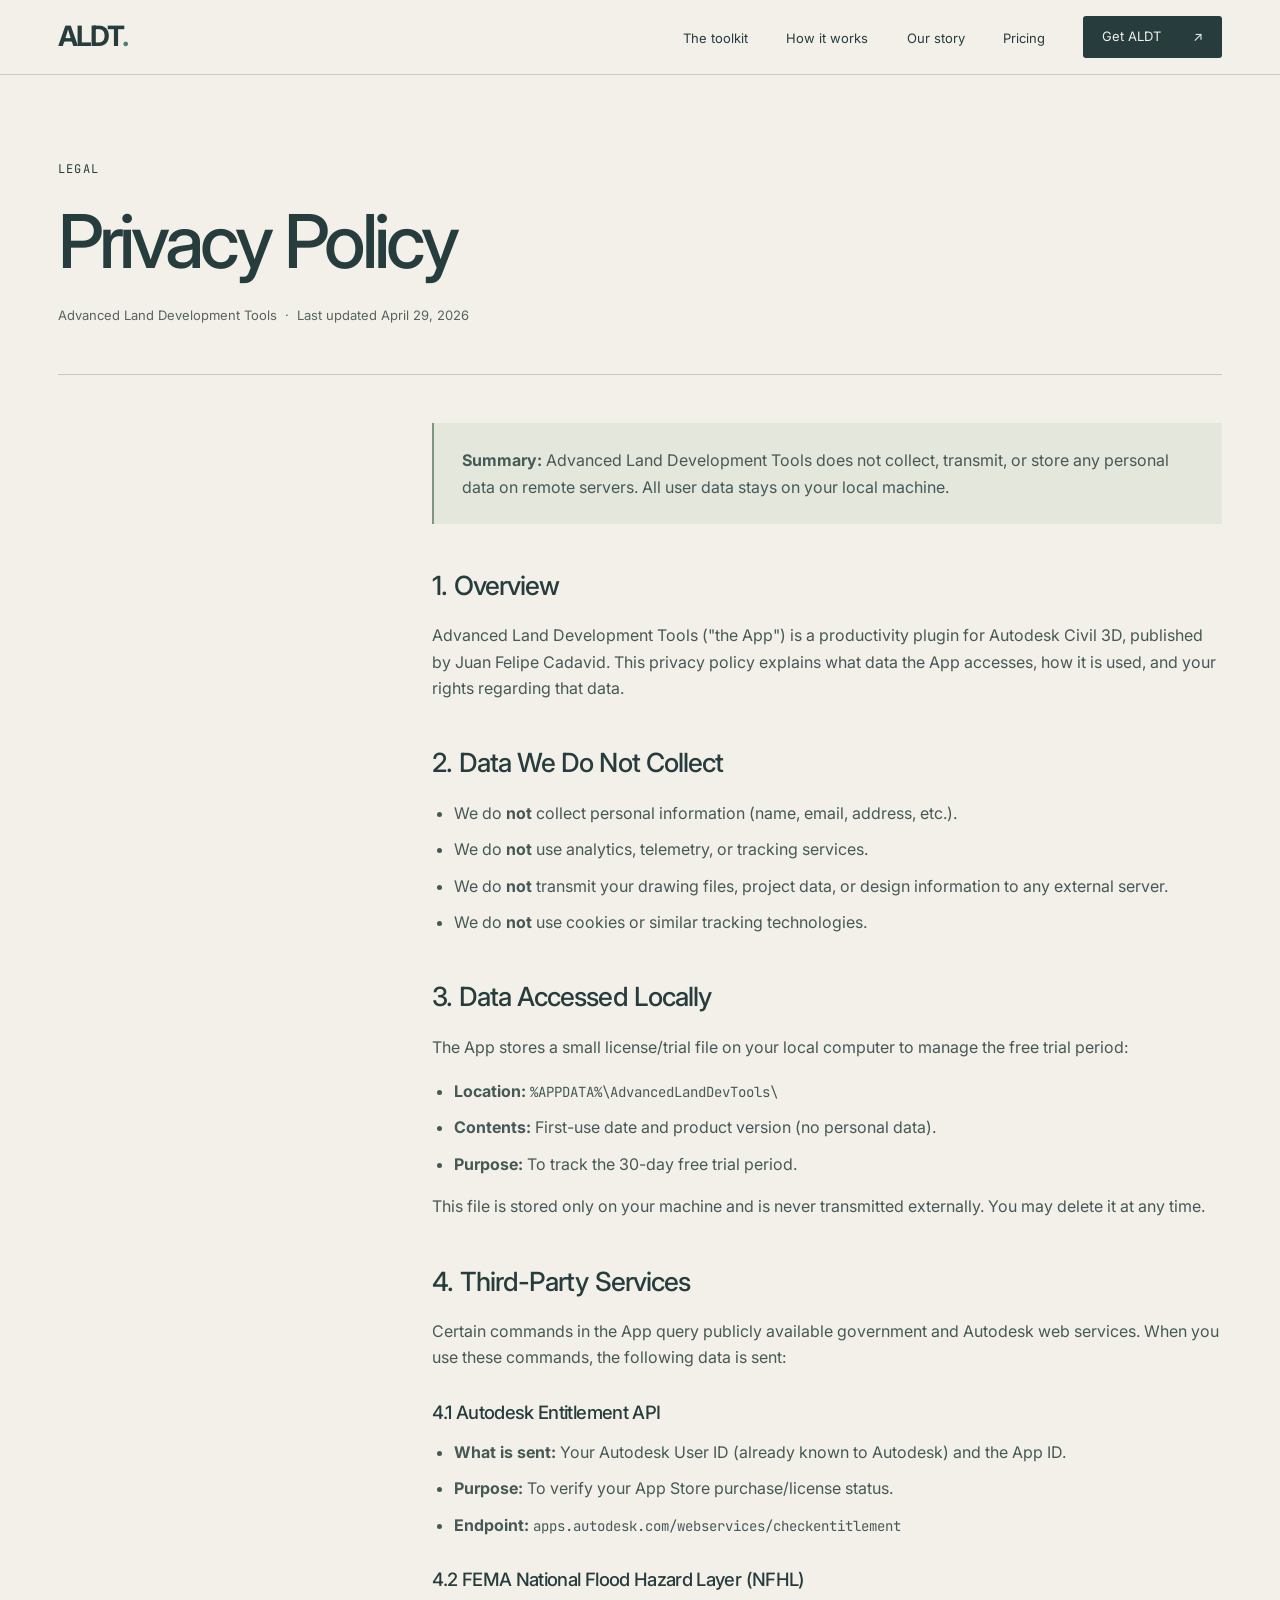
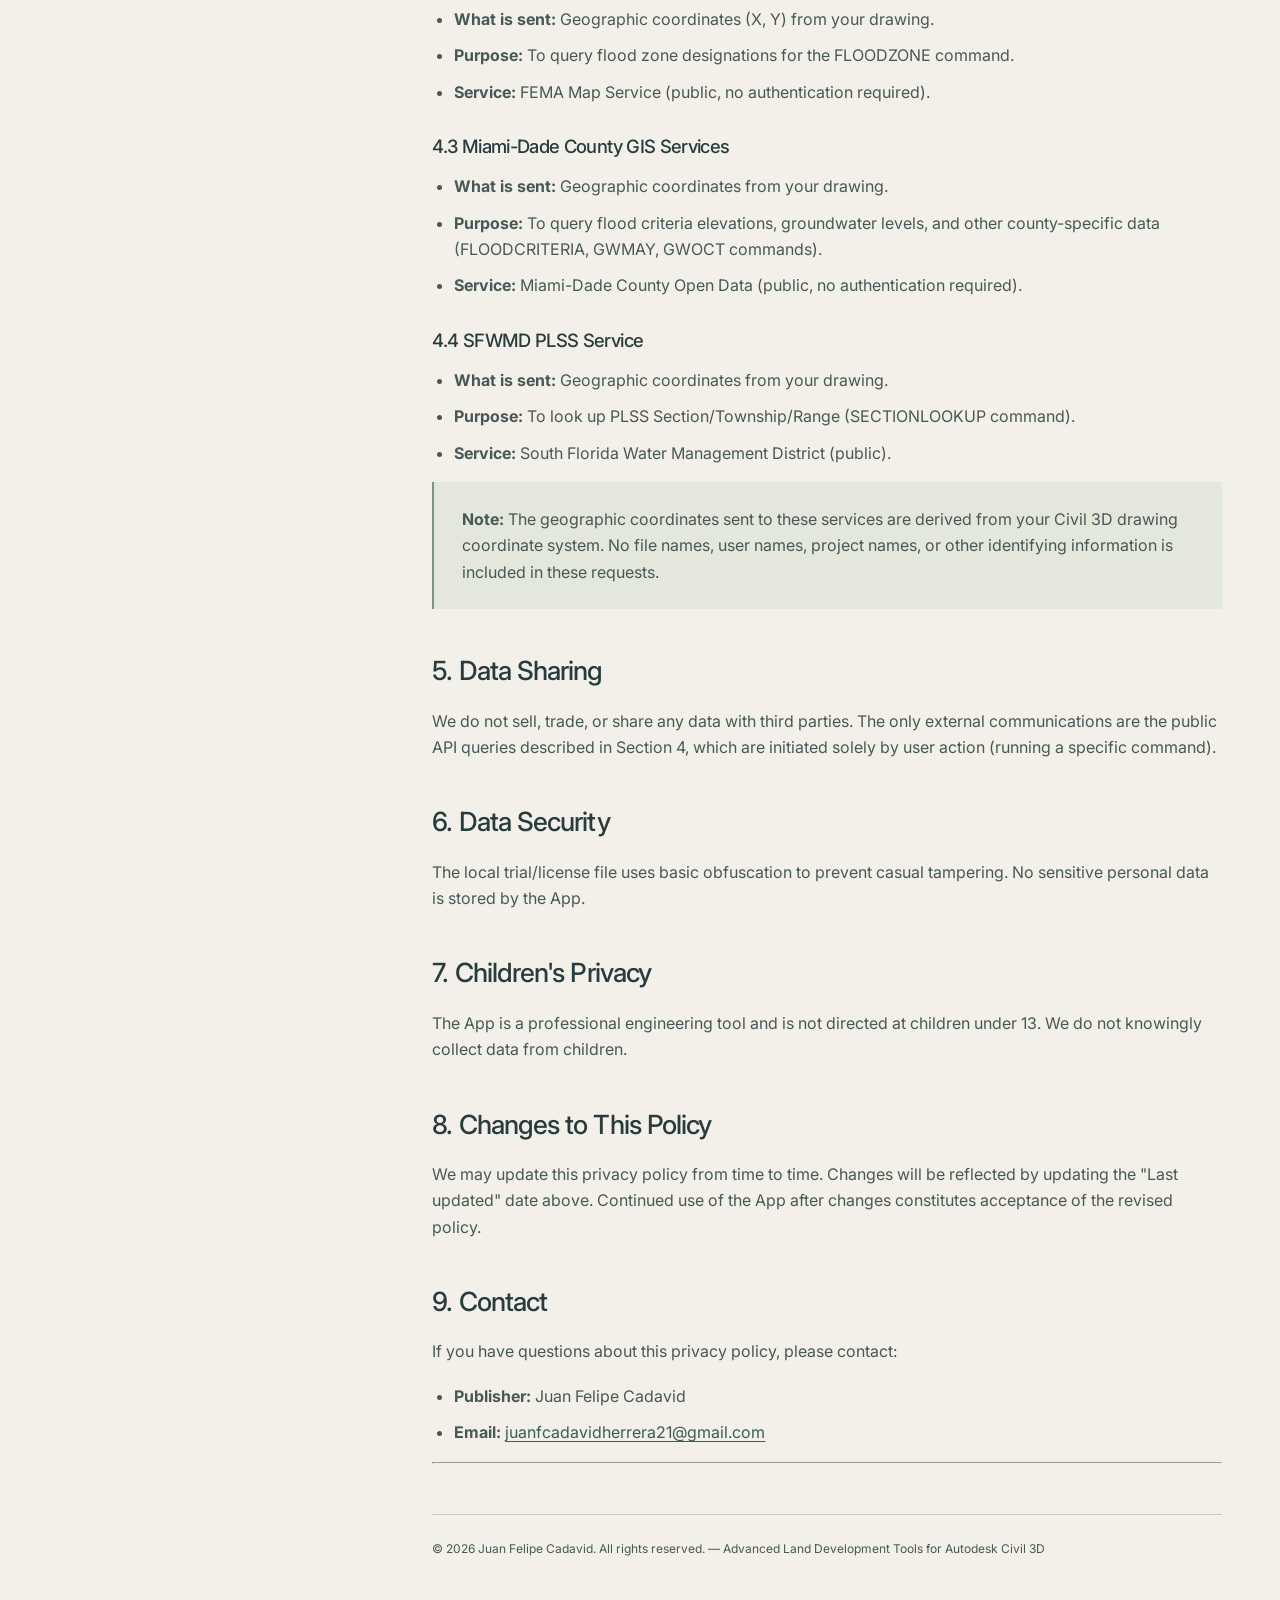
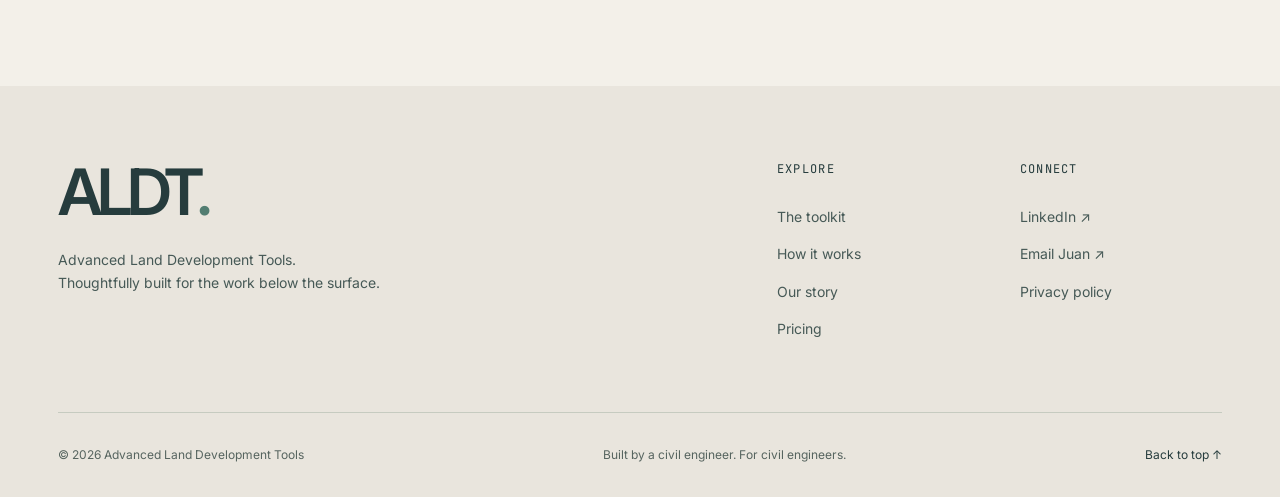
<file: privacy.html>
<!DOCTYPE html>
<html lang="en">
<head>
  <script>document.documentElement.classList.add("js");</script>
  <meta charset="UTF-8" />
  <meta name="viewport" content="width=device-width, initial-scale=1.0" />
  <title>Privacy Policy — ALDT</title>
  <meta name="description" content="Privacy policy for Advanced Land Development Tools — a Civil 3D plugin by Juan Felipe Cadavid." />
  <meta name="author" content="Juan Felipe Cadavid Herrera" />
  <meta name="robots" content="index, follow" />
  <link rel="canonical" href="https://juanfelipecadavidherrera-create.github.io/ALDT/privacy.html" />

  <!-- Favicon / touch icon / manifest — same brand mark as the main page -->
  <link rel="icon" href="favicon.svg" type="image/svg+xml" />
  <link rel="icon" href="favicon.ico" sizes="any" />
  <link rel="apple-touch-icon" href="apple-touch-icon.png" />
  <link rel="manifest" href="site.webmanifest" />
  <meta name="theme-color" content="#263c3d" />

  <!-- Open Graph / Twitter sharing card -->
  <meta property="og:type" content="website" />
  <meta property="og:site_name" content="ALDT" />
  <meta property="og:locale" content="en_US" />
  <meta property="og:url" content="https://juanfelipecadavidherrera-create.github.io/ALDT/privacy.html" />
  <meta property="og:title" content="Privacy Policy — ALDT" />
  <meta property="og:description" content="Privacy policy for Advanced Land Development Tools — a Civil 3D plugin by Juan Felipe Cadavid." />
  <meta property="og:image" content="https://juanfelipecadavidherrera-create.github.io/ALDT/assets/img/og-image.png" />
  <meta property="og:image:width" content="1200" />
  <meta property="og:image:height" content="630" />
  <meta property="og:image:alt" content="ALDT — Advanced Land Development Tools: 53 commands, one plugin, built for land development." />
  <meta name="twitter:card" content="summary_large_image" />
  <meta name="twitter:title" content="Privacy Policy — ALDT" />
  <meta name="twitter:description" content="Privacy policy for Advanced Land Development Tools — a Civil 3D plugin by Juan Felipe Cadavid." />
  <meta name="twitter:image" content="https://juanfelipecadavidherrera-create.github.io/ALDT/assets/img/og-image.png" />

  <!-- Fonts. Weights expanded to 400;500;600;700 (index.html currently only
       pulls 400;500) — this page's headings use 700 (h1) and 600 (h3), and
       without the actual weight files a browser synthesizes a fake bold
       instead of rendering real Inter Bold/SemiBold. Scoped to this file
       since it's the one place that surfaced the gap; not touching
       index.html's own link tag (nav/hero territory). -->
  <link rel="preconnect" href="https://fonts.googleapis.com" />
  <link rel="preconnect" href="https://fonts.gstatic.com" crossorigin />
  <link href="https://fonts.googleapis.com/css2?family=Inter:wght@400;500;600;700&family=JetBrains+Mono:wght@400&display=swap" rel="stylesheet" />

  <!-- Shared styles — same partials and cascade order as index.html: base
       tokens/reset first, then the section files this page reuses (nav
       chrome from nav-hero.css, the footer from sections.css). tools.css
       is loaded only to keep load order identical to the main page — no
       .tools-* class is used here. -->
  <link rel="stylesheet" href="assets/css/base.css" />
  <link rel="stylesheet" href="assets/css/intro.css" />
  <link rel="stylesheet" href="assets/css/nav-hero.css" />
  <link rel="stylesheet" href="assets/css/tools.css" />
  <link rel="stylesheet" href="assets/css/sections.css" />


</head>
<body>

  <a class="skip-link" href="#main">Skip to main content</a>

  <!-- ── Navigation (same markup/behaviour as the main site's) ──
       No hero sits behind this nav, so it starts in its "scrolled" — solid
       — state rather than the translucent one main.js fades in from; there
       is no unscrolled state on this page for that class to describe.
       The mobile menu below uses the exact same markup, classes and ARIA
       contract nav-hero.css already styles (.nav__toggle, #navMenu,
       .is-open, aria-expanded) — driven by a small page-local script
       instead of hero.js, since pulling in GSAP/Lenis/the 3D hero canvas
       for a static legal page's menu button would be a lot of runtime
       weight for one toggle. -->
<nav class="nav scrolled" aria-label="Main navigation"><div class="container nav__inner">
  <a class="nav__logo" href="index.html#" aria-label="ALDT home">ALDT<span class="brand-dot" aria-hidden="true">.</span></a>
  <button type="button" class="nav__toggle" id="navToggle" aria-expanded="false" aria-controls="navMenu" aria-label="Open menu"><span class="nav__toggle-icon" aria-hidden="true"></span></button>
  <ul class="nav__links" id="navMenu"><li><a href="index.html#tools">The toolkit</a></li><li><a href="index.html#workflow">How it works</a></li><li><a href="index.html#about">Our story</a></li><li><a href="index.html#pricing">Pricing</a></li><li><a class="btn btn--primary nav__cta" href="index.html#download">Get ALDT <span aria-hidden="true">↗</span></a></li></ul>
</div></nav>
  <main id="main">
    <!-- ── Page header ── -->
    <section class="legal" aria-label="Privacy Policy">
      <div class="container">
        <div class="legal__header">
          <p class="section-label">Legal</p>
          <h1>Privacy Policy</h1>
          <p class="legal__meta">Advanced Land Development Tools &nbsp;·&nbsp; Last updated April 29, 2026</p>
        </div>

        <div class="legal__content">

          <div class="legal__callout">
            <strong>Summary:</strong> Advanced Land Development Tools does not collect,
            transmit, or store any personal data on remote servers. All user data stays
            on your local machine.
          </div>

          <h2>1. Overview</h2>
          <p>
            Advanced Land Development Tools ("the App") is a productivity plugin for
            Autodesk Civil 3D, published by Juan Felipe Cadavid. This privacy policy
            explains what data the App accesses, how it is used, and your rights
            regarding that data.
          </p>

          <h2>2. Data We Do Not Collect</h2>
          <ul>
            <li>We do <strong>not</strong> collect personal information (name, email, address, etc.).</li>
            <li>We do <strong>not</strong> use analytics, telemetry, or tracking services.</li>
            <li>We do <strong>not</strong> transmit your drawing files, project data, or design
                information to any external server.</li>
            <li>We do <strong>not</strong> use cookies or similar tracking technologies.</li>
          </ul>

          <h2>3. Data Accessed Locally</h2>
          <p>
            The App stores a small license/trial file on your local computer to manage the
            free trial period:
          </p>
          <ul>
            <li><strong>Location:</strong> <code>%APPDATA%\AdvancedLandDevTools\</code></li>
            <li><strong>Contents:</strong> First-use date and product version (no personal data).</li>
            <li><strong>Purpose:</strong> To track the 30-day free trial period.</li>
          </ul>
          <p>
            This file is stored only on your machine and is never transmitted externally.
            You may delete it at any time.
          </p>

          <h2>4. Third-Party Services</h2>
          <p>
            Certain commands in the App query publicly available government and Autodesk
            web services. When you use these commands, the following data is sent:
          </p>

          <h3>4.1 Autodesk Entitlement API</h3>
          <ul>
            <li><strong>What is sent:</strong> Your Autodesk User ID (already known to Autodesk) and the App ID.</li>
            <li><strong>Purpose:</strong> To verify your App Store purchase/license status.</li>
            <li><strong>Endpoint:</strong> <code>apps.autodesk.com/webservices/checkentitlement</code></li>
          </ul>

          <h3>4.2 FEMA National Flood Hazard Layer (NFHL)</h3>
          <ul>
            <li><strong>What is sent:</strong> Geographic coordinates (X, Y) from your drawing.</li>
            <li><strong>Purpose:</strong> To query flood zone designations for the FLOODZONE command.</li>
            <li><strong>Service:</strong> FEMA Map Service (public, no authentication required).</li>
          </ul>

          <h3>4.3 Miami-Dade County GIS Services</h3>
          <ul>
            <li><strong>What is sent:</strong> Geographic coordinates from your drawing.</li>
            <li><strong>Purpose:</strong> To query flood criteria elevations, groundwater levels, and
                other county-specific data (FLOODCRITERIA, GWMAY, GWOCT commands).</li>
            <li><strong>Service:</strong> Miami-Dade County Open Data (public, no authentication required).</li>
          </ul>

          <h3>4.4 SFWMD PLSS Service</h3>
          <ul>
            <li><strong>What is sent:</strong> Geographic coordinates from your drawing.</li>
            <li><strong>Purpose:</strong> To look up PLSS Section/Township/Range (SECTIONLOOKUP command).</li>
            <li><strong>Service:</strong> South Florida Water Management District (public).</li>
          </ul>

          <div class="legal__callout">
            <strong>Note:</strong> The geographic coordinates sent to these services are derived
            from your Civil 3D drawing coordinate system. No file names, user names, project names,
            or other identifying information is included in these requests.
          </div>

          <h2>5. Data Sharing</h2>
          <p>
            We do not sell, trade, or share any data with third parties. The only external
            communications are the public API queries described in Section 4, which are initiated
            solely by user action (running a specific command).
          </p>

          <h2>6. Data Security</h2>
          <p>
            The local trial/license file uses basic obfuscation to prevent casual tampering.
            No sensitive personal data is stored by the App.
          </p>

          <h2>7. Children's Privacy</h2>
          <p>
            The App is a professional engineering tool and is not directed at children under 13.
            We do not knowingly collect data from children.
          </p>

          <h2>8. Changes to This Policy</h2>
          <p>
            We may update this privacy policy from time to time. Changes will be reflected by
            updating the "Last updated" date above. Continued use of the App after changes
            constitutes acceptance of the revised policy.
          </p>

          <h2>9. Contact</h2>
          <p>If you have questions about this privacy policy, please contact:</p>
          <ul>
            <li><strong>Publisher:</strong> Juan Felipe Cadavid</li>
            <li><strong>Email:</strong> <a href="mailto:juanfcadavidherrera21@gmail.com">juanfcadavidherrera21@gmail.com</a></li>
          </ul>

          <hr class="legal__divider">
          <p class="legal__closing">&copy; 2026 Juan Felipe Cadavid. All rights reserved. &mdash; Advanced Land Development Tools for Autodesk Civil 3D</p>

        </div>
      </div>
    </section>
  </main>

  <!-- ── Footer (identical markup to index.html's, so the two pages read
       as one site) ── -->
<footer class="footer"><div class="container"><div class="footer__top"><div><a class="footer__brand" href="index.html#" aria-label="ALDT home">ALDT<span class="brand-dot">.</span></a><p>Advanced Land Development Tools.<br>Thoughtfully built for the work below the surface.</p></div><div class="footer__links"><div><p class="section-label">Explore</p><a href="index.html#tools">The toolkit</a><a href="index.html#workflow">How it works</a><a href="index.html#about">Our story</a><a href="index.html#pricing">Pricing</a></div><div><p class="section-label">Connect</p><a href="https://www.linkedin.com/in/juanfelipecadavidherrera" target="_blank" rel="noopener noreferrer">LinkedIn ↗</a><a href="mailto:juanfcadavidherrera21@gmail.com">Email Juan ↗</a><a href="privacy.html" aria-current="page">Privacy policy</a></div></div></div><div class="footer__bottom"><p>© 2026 Advanced Land Development Tools</p><p>Built by a civil engineer. For civil engineers.</p><a href="index.html#">Back to top ↑</a></div></div></footer>

  <!-- ── Mobile nav toggle ─────────────────────────────────────
       Minimal, page-local equivalent of the nav-open logic in hero.js
       (owned by the motion pass, not duplicated here) — just enough to
       drive the same markup/CSS contract nav-hero.css already defines:
       aria-expanded on the button, .is-open on the panel, a body scroll
       lock, Escape/outside-click to close, and a focus trap while open.
       No GSAP/Lenis dependency, so this page stays light. -->
  <script>
  (function () {
    'use strict';
    var toggle = document.getElementById('navToggle');
    var menu = document.getElementById('navMenu');
    if (!toggle || !menu) return;

    var FOCUSABLE = 'a[href], button:not([disabled])';
    var isOpen = false;

    function setOpen(next) {
      isOpen = next;
      menu.classList.toggle('is-open', isOpen);
      toggle.setAttribute('aria-expanded', String(isOpen));
      toggle.setAttribute('aria-label', isOpen ? 'Close menu' : 'Open menu');
      document.body.classList.toggle('nav-open', isOpen);
      if (!isOpen) toggle.focus();
    }

    toggle.addEventListener('click', function () { setOpen(!isOpen); });

    menu.addEventListener('click', function (e) {
      if (e.target.closest('a')) setOpen(false);
    });

    document.addEventListener('click', function (e) {
      if (isOpen && !toggle.contains(e.target) && !menu.contains(e.target)) setOpen(false);
    });

    document.addEventListener('keydown', function (e) {
      if (!isOpen) return;
      if (e.key === 'Escape') { setOpen(false); return; }
      if (e.key === 'Tab') {
        var items = Array.prototype.slice.call(menu.querySelectorAll(FOCUSABLE));
        if (!items.length) return;
        var first = items[0], last = items[items.length - 1];
        if (e.shiftKey && document.activeElement === first) { e.preventDefault(); last.focus(); }
        else if (!e.shiftKey && document.activeElement === last) { e.preventDefault(); first.focus(); }
      }
    });

    window.matchMedia('(min-width: 681px)').addEventListener('change', function (e) {
      if (e.matches && isOpen) setOpen(false);
    });
  })();
  </script>

</body>
</html>
</file>
<file: assets/css/base.css>
/* ALDT — shared visual language: mineral surfaces, ink, and fine rules. */
:root {
  --bg-primary: #f3f0e9; --bg-secondary: #e9e5dd; --bg-card: #f8f6f0;
  --text-primary: #263c3d; --text-body: #465956; --text-muted: #56645f;
  --accent: #365f59; --accent-dark: #263f3b; --accent-bright: #427a75;
  --accent-glow: rgba(54,95,89,.08); --accent-warm: #8b6844;
  --accent-warm-dark: #715233; --accent-warm-bright: #b09065;
  --border: #c6cbc0; --border-warm: #cabb9f;
  --font-display: 'Inter', system-ui, -apple-system, sans-serif;
  --font-body: 'Inter', system-ui, -apple-system, sans-serif;
  --font-mono: 'JetBrains Mono', ui-monospace, monospace;
  --font-editorial: Georgia, 'Times New Roman', serif;
  --radius: 3px; --radius-card: 3px; --radius-pill: 3px;
  --space-1: .25rem; --space-2: .5rem; --space-3: .75rem; --space-4: 1rem;
  --space-5: 1.5rem; --space-6: 2rem; --space-7: 3rem; --space-8: 4rem; --space-9: 6rem;
  --space-section: clamp(5rem, 9vw, 9rem);
  --fs-small: .875rem; --dur-fast: 180ms; --ease-out: cubic-bezier(.2,.7,.2,1);
  --tracking-h3: -.03em;
}
*, *::before, *::after { box-sizing: border-box; }
html { scroll-padding-top: 100px; }
body { margin: 0; background: var(--bg-primary); color: var(--text-primary); font-family: var(--font-body); font-size: 16px; line-height: 1.65; -webkit-font-smoothing: antialiased; }
body.nav-open { overflow: hidden; }
h1,h2,h3,h4,p,figure { margin: 0; }
h1,h2,h3,h4 { font-family: var(--font-display); font-weight: 500; }
h1,h2 { letter-spacing: -.055em; line-height: 1.06; }
h1 { font-size: clamp(2.8rem, 5.8vw, 5.5rem); }
h2 { font-size: clamp(2.4rem, 4.5vw, 4.5rem); }
h3 { font-size: clamp(1.35rem, 2vw, 2rem); line-height: 1.2; letter-spacing: -.035em; }
h1 em,h2 em,h3 em { font-family: var(--font-editorial); font-weight: 400; color: var(--accent); }
a { color: inherit; text-decoration: none; }
button,input { font: inherit; }
button { cursor: pointer; }
button,a,input,summary { -webkit-tap-highlight-color: transparent; }
button:focus-visible,a:focus-visible,input:focus-visible,summary:focus-visible { outline: 2px solid var(--accent); outline-offset: 5px; }
button:disabled { cursor: default; }
img,svg { max-width: 100%; }
code { font-family: var(--font-mono); }
[hidden] { display: none !important; }
::selection { background: #c8d8c9; color: #203b36; }
.container { width: 91%; max-width: 1400px; margin-inline: auto; }
.section { padding-block: var(--space-section); }
.section-label { font-family: var(--font-mono); font-size: .75rem; font-weight: 400; line-height: 1.5; letter-spacing: .11em; text-transform: uppercase; }
.section-aside { font-size: .8125rem; color: var(--text-muted); }
.section-heading { display: flex; justify-content: space-between; gap: 20px; align-items: center; padding-bottom: 22px; border-bottom: 1px solid var(--border); margin-bottom: 60px; }
.text-link { display: inline-flex; justify-content: space-between; align-items: center; gap: 32px; padding: 12px 0; border: 0; border-bottom: 1px solid var(--border); font-size: .875rem; background: transparent; color: inherit; line-height: 1.5; }
.text-link:hover { border-color: currentColor; }
.btn { min-height: 48px; display: inline-flex; align-items: center; justify-content: space-between; gap: 32px; padding: 13px 22px; border: 1px solid transparent; border-radius: 3px; font-size: .875rem; line-height: 1.5; transition: background-color .2s, color .2s, border-color .2s; }
.btn--primary { background: var(--text-primary); color: #f3f0e9; }
.btn--primary:hover { background: #3d5952; }
.btn--outline { border-color: #93a196; background: transparent; color: var(--text-primary); }
.btn--outline:hover { background: #e3e7db; }
.btn--light { background: #e9e5dd; color: #263c3d; }
.btn--light:hover { background: #fffdf5; }
.brand-dot { color: #527d71; }
.skip-link { position: fixed; top: 0; left: 50%; transform: translate(-50%, -110%); z-index: 1000; padding: 12px 22px; background: var(--text-primary); color: #fff; }
.skip-link:focus { transform: translate(-50%, 0); }
@media(max-width: 680px) {
  .container { width: 88%; }
  .section-heading { margin-bottom: 36px; padding-bottom: 18px; }
  .section-aside { display: none; }
  h1 { font-size: clamp(2.6rem, 9vw, 4rem); }
  h2 { font-size: clamp(2.35rem, 8.2vw, 3.5rem); }
  .section-label { font-size: .75rem; }
}
@media(prefers-reduced-motion: reduce) {
  html { scroll-behavior: auto; }
  *,*::before,*::after { transition-duration: .01ms !important; }
}
</file>
<file: assets/css/intro.css>
/* Below the surface — editorial framing for the infrastructure cutaway. */
.pipe-intro {
  --intro-ink: #263c3d;
  --intro-muted: #56645f;
  --intro-progress: 0;
  position: relative;
  width: 100%; height: 100svh; min-height: 650px;
  overflow: hidden; isolation: isolate;
  background: #e9e5dd; color: var(--intro-ink);
}
#pipe-canvas { position: absolute; inset: 0; width: 100%; height: 100%; pointer-events: none; z-index: 1; opacity: 0; transition: opacity 0.2s; }
.has-scene #pipe-canvas { opacity: 1; }
.pipe-intro::after {
  content: ''; position: absolute; inset: 0; z-index: 2; pointer-events: none;
  background: linear-gradient(90deg, rgba(233,229,221,0.7), transparent 48%), radial-gradient(ellipse at center, transparent 55%, rgba(68,58,40,0.07));
}
.pipe-intro__masthead { position: absolute; z-index: 3; top: 38px; left: 4.5%; display: flex; align-items: center; gap: 18px; }
.pipe-intro__wordmark { font-family: var(--font-display); font-size: 31px; letter-spacing: -2px; font-weight: 800; }
.pipe-intro__wordmark span { font-size: 10px; vertical-align: top; line-height: 2.2; margin-left: 4px; letter-spacing: 0; }
.pipe-intro__masthead > span:last-child { font-size: 10px; line-height: 1.45; letter-spacing: 0.025em; border-left: 1px solid #b9bcb3; padding-left: 17px; }
.pipe-intro__text { position: absolute; z-index: 3; left: 4.5%; top: 28%; max-width: 42%; }
.pipe-intro__eyebrow { display: flex; align-items: center; gap: 10px; font-family: var(--font-mono); font-size: 10px; letter-spacing: 0.16em; text-transform: uppercase; margin-bottom: 24px; }
.pipe-intro__eyebrow > span { width: 22px; height: 1px; background: #427c79; }
.pipe-intro__tagline { font-family: var(--font-display); font-size: clamp(45px, 5.1vw, 82px); line-height: 1.04; letter-spacing: -0.055em; font-weight: 500; margin: 0; }
.pipe-intro__tagline em { font-family: Georgia, 'Times New Roman', serif; font-weight: 400; color: #427a75; letter-spacing: -0.055em; }
.pipe-intro__description { font-size: clamp(13px, 1.1vw, 16px); line-height: 1.7; color: var(--intro-muted); margin-top: 26px; }
.pipe-intro__explore { display: inline-flex; align-items: center; gap: 34px; margin-top: 28px; padding: 12px 0; border-bottom: 1px solid #8e9c92; color: var(--intro-ink); font-size: 12px; text-decoration: none; }
.pipe-intro__explore span { font-size: 19px; transition: transform 0.2s; }
.pipe-intro__explore:hover span { transform: translate(2px, -2px); }
.pipe-intro__footer { position: absolute; bottom: 38px; left: 4.5%; right: 4.5%; display: flex; align-items: flex-end; justify-content: space-between; z-index: 3; gap: 20px; }
.pipe-intro__caption { font-size: 12px; line-height: 1.6; }
.pipe-intro__live-dot { display: inline-block; width: 5px; height: 5px; border-radius: 50%; background: #427a75; margin-right: 8px; vertical-align: middle; }
.pipe-intro__caption-sub { display: block; font-family: var(--font-mono); font-size: 8px; letter-spacing: 0.11em; text-transform: uppercase; color: var(--intro-muted); margin-top: 6px; }
.pipe-intro__phases { display: flex; align-items: center; gap: 28px; list-style: none; padding: 0; margin: 0; }
.pipe-intro__phases li { position: relative; color: #727c75; font-size: 11px; padding-bottom: 9px; border-bottom: 1px solid #bdc1b8; transition: color 0.3s, border-color 0.3s; }
.pipe-intro__phases li span { font-family: var(--font-mono); font-size: 8px; margin-right: 9px; }
.pipe-intro__phases .is-active { color: #245e59; border-color: #245e59; }
.pipe-intro__playback, .pipe-intro__skip { color: var(--intro-ink); cursor: pointer; font-family: var(--font-mono); font-size: 10px; letter-spacing: 0.06em; background: transparent; border: 1px solid #aeb6ab; border-radius: 3px; min-height: 44px; padding: 0 14px; }
.pipe-intro__playback { min-width: 100px; }
.pipe-intro__playback span, .pipe-intro__skip span { margin-left: 14px; }
.pipe-intro__skip { position: absolute; top: 38px; right: 4.5%; z-index: 5; }
.pipe-intro__skip.is-done { display: none; }
.pipe-intro__playback:hover, .pipe-intro__skip:hover { background: #d8ddd2; }
.pipe-intro__explore:focus-visible, .pipe-intro__playback:focus-visible, .pipe-intro__skip:focus-visible { outline: 2px solid #245e59; outline-offset: 5px; }
.pipe-intro__progress { position: absolute; bottom: 0; left: 0; height: 2px; width: 100%; background: #467a72; transform-origin: left; transform: scaleX(var(--intro-progress)); z-index: 4; }
.pipe-intro__fallback { position: absolute; inset: 0; background: #e9e5dd; z-index: 0; }
.pipe-intro__fallback svg { position: absolute; width: 65%; right: -3%; top: 24%; opacity: 0.7; }
html:not(.js) .pipe-intro__skip { display: none; }
[hidden].pipe-intro__playback { display: none; }
@media (max-width: 1000px) and (min-width: 700px) {
  .pipe-intro__tagline { font-size: 49px; }
  .pipe-intro__phases { gap: 16px; }
  .pipe-intro__caption-sub { max-width: 180px; }
}
@media (max-width: 999px), (max-aspect-ratio: 11/10) {
  .pipe-intro { min-height: 740px; max-height: 1050px; }
  .pipe-intro::after { background: linear-gradient(180deg, rgba(233,229,221,0.45), transparent 42%); }
  .pipe-intro__masthead { top: 24px; left: 6%; }
  .pipe-intro__wordmark { font-size: 27px; }
  .pipe-intro__masthead > span:last-child { font-size: 8px; padding-left: 12px; }
  .pipe-intro__masthead { gap: 12px; }
  .pipe-intro__skip { top: 24px; right: 6%; font-size: 8px; padding: 0 10px; }
  .pipe-intro__text { left: 6%; top: 120px; max-width: 90%; }
  .pipe-intro__eyebrow { font-size: 8px; margin-bottom: 15px; }
  .pipe-intro__tagline { font-size: clamp(43px, 11vw, 62px); }
  .pipe-intro__description { margin-top: 15px; font-size: 12px; }
  .pipe-intro__description br { display: none; }
  .pipe-intro__explore { margin-top: 8px; font-size: 11px; gap: 25px; }
  .pipe-intro__footer { left: 6%; right: 6%; bottom: 26px; align-items: center; flex-wrap: wrap; gap: 19px; }
  .pipe-intro__caption { flex-basis: 100%; font-size: 10px; }
  .pipe-intro__caption-sub { display: none; }
  .pipe-intro__phases { gap: 18px; }
  .pipe-intro__phases li { font-size: 9px; }
  .pipe-intro__phases li span { margin-right: 5px; font-size: 7px; }
  .pipe-intro__playback { font-size: 9px; min-width: 78px; padding: 0 9px; }
  .pipe-intro__playback span { margin-left: 8px; }
  .pipe-intro__fallback svg { width: 100%; top: 46%; right: 0; }
}
@media (prefers-reduced-motion: reduce) {
  #pipe-canvas, .pipe-intro__phases li, .pipe-intro__explore span { transition: none; }
  .pipe-intro__skip, .pipe-intro__playback { display: none; }
}

.nav-revealed .pipe-intro__masthead { opacity: 0; }

html:not(.js) .pipe-intro__masthead { visibility: hidden; }

.is-unavailable .pipe-intro__phases { visibility: hidden; }
</file>
<file: assets/css/nav-hero.css>
/* Shared navigation and the first editorial section below the 3D opening. */
.nav { position: fixed; inset: 0 0 auto; z-index: 100; background: rgba(243,240,233,.94); backdrop-filter: blur(18px); -webkit-backdrop-filter: blur(18px); border-bottom: 1px solid var(--border); padding: 16px 0; }
.nav__inner { position: relative; display: flex; align-items: center; justify-content: space-between; gap: 32px; }
.nav__logo { font-family: var(--font-display); font-size: 28px; letter-spacing: -.07em; font-weight: 700; line-height: 1.2; }
.nav__links { display: flex; align-items: center; gap: clamp(20px,3vw,44px); list-style: none; margin: 0; padding: 0; }
.nav__links a { font-size: .8125rem; }
.nav__links a:not(.btn) { padding-block: 12px; border-bottom: 1px solid transparent; }
.nav__links a:not(.btn):hover { border-color: var(--text-primary); }
.nav__cta { min-height: 42px; padding: 10px 18px; }
.nav__toggle { display: none; align-items: center; justify-content: center; width: 44px; height: 44px; border: 1px solid var(--border); border-radius: 3px; background: transparent; }
.nav__toggle-icon,.nav__toggle-icon::before,.nav__toggle-icon::after { display: block; width: 18px; height: 1px; background: var(--text-primary); position: relative; transition: transform .2s; }
.nav__toggle-icon::before,.nav__toggle-icon::after { content: ''; position: absolute; left: 0; }
.nav__toggle-icon::before { top: -6px; }.nav__toggle-icon::after { top: 6px; }
.nav__toggle[aria-expanded="true"] .nav__toggle-icon { background: transparent; }
.nav__toggle[aria-expanded="true"] .nav__toggle-icon::before { transform: translateY(6px) rotate(45deg); }
.nav__toggle[aria-expanded="true"] .nav__toggle-icon::after { transform: translateY(-6px) rotate(-45deg); }
.overview { border-top: 1px solid var(--border); }
.overview__intro { display: grid; grid-template-columns: 1.25fr 1fr; gap: 9%; align-items: start; }
.overview__copy { padding-top: 6px; max-width: 480px; }
.overview__copy > p:first-child { font-size: clamp(1.2rem,1.8vw,1.6rem); line-height: 1.45; letter-spacing: -.025em; color: var(--text-primary); margin-bottom: 22px; }
.overview__copy p { color: var(--text-body); }
.overview__copy .text-link { margin-top: 26px; }
.overview__facts { display: grid; grid-template-columns: 1fr 1fr 1.2fr; padding: 38px 0; margin: 64px 0 90px; border-block: 1px solid var(--border); }
.overview__facts > div { display: flex; flex-direction: column; padding-left: 40px; border-left: 1px solid var(--border); }
.overview__facts > div:first-child { border-left: 0; padding-left: 0; }
.overview__facts strong { font-size: clamp(2.7rem,4vw,4rem); font-weight: 400; line-height: 1.2; letter-spacing: -.05em; }
.overview__facts span { font-size: .8125rem; margin-top: 8px; color: var(--text-muted); }
.feature-study { display: grid; grid-template-columns: 1.35fr 1fr; gap: 7%; align-items: center; }
.feature-study__figure { color: #d7e1d0; background: #263e37; padding: 32px 24px 20px; }
.profile-study { display: block; width: 100%; }
.feature-study__figure figcaption { padding: 18px 18px 0; font-family: var(--font-mono); font-size: .75rem; letter-spacing: .035em; border-top: 1px solid #617a69; color: #c0cdbc; }
.feature-study__copy h2 { font-size: clamp(2rem,3vw,3rem); margin: 24px 0; }
.feature-study__copy > p:not(.section-label) { color: var(--text-body); }
.feature-study__commands { margin-top: 28px; }
.feature-study__commands a { display: flex; justify-content: space-between; gap: 15px; padding: 14px 0; border-bottom: 1px solid var(--border); align-items: center; font-size: .75rem; }
.feature-study__commands a:hover { color: var(--accent); border-color: var(--accent); }
.feature-study__commands code { font-size: .75rem; }
.capabilities { margin-top: 80px; display: grid; grid-template-columns: repeat(3,1fr); gap: 0; }
.capabilities > a { border-top: 1px solid var(--border); padding: 30px 35px 0; border-left: 1px solid var(--border); display: flex; flex-direction: column; align-items: start; }
.capabilities > a:first-child { padding-left: 0; border-left: 0; }
.capabilities > a:last-child { padding-right: 0; }
.capabilities h3 { margin: 28px 0 18px; font-size: clamp(1.7rem,2.5vw,2.5rem); }
.capabilities p:not(.section-label) { color: var(--text-body); font-size: .9375rem; margin-bottom: 20px; }
.capabilities .text-link { margin-top: auto; }
@media(max-width: 980px) {
  .overview__intro { gap: 6%; }
  .feature-study { gap: 5%; }
  .feature-study__commands a { flex-wrap: wrap; gap: 2px 12px; }
  .capabilities > a { padding-inline: 24px; }
}
@media(max-width: 680px) {
  .nav { padding: 12px 0; }
  .nav__toggle { display: flex; flex-shrink: 0; }
  .js .nav__links { position: absolute; top: calc(100% + 13px); left: -7%; right: -7%; padding: 24px 7% 32px; align-items: stretch; flex-direction: column; gap: 8px; background: #f3f0e9; border-bottom: 1px solid var(--border); box-shadow: 0 16px 25px rgba(30,50,38,.06); visibility: hidden; opacity: 0; pointer-events: none; }
  .js .nav__links.is-open { opacity: 1; visibility: visible; pointer-events: auto; }
  .nav__links a { display: flex; min-height: 44px; align-items: center; font-size: .9375rem; }
  html:not(.js) .nav { position: relative; }
  html:not(.js) .nav__toggle { display: none; }
  html:not(.js) .nav__links { flex-wrap: wrap; gap: 8px 16px; }
  html:not(.js) .nav__inner { align-items: start; }
  .overview__intro,.feature-study { grid-template-columns: 1fr; gap: 34px; }
  .overview__copy { max-width: none; }
  .overview__facts { grid-template-columns: 1fr 1fr; gap: 26px 16px; margin: 42px 0 56px; padding: 28px 0; }
  .overview__facts > div { padding-left: 20px; }
  .overview__facts > div:last-child { grid-column: 1/-1; padding: 24px 0 0; border-left: 0; border-top: 1px solid var(--border); flex-direction: row; align-items: baseline; gap: 20px; }
  .overview__facts > div:last-child strong { font-size: 2rem; }
  .overview__facts span { font-size: .75rem; }
  .feature-study__figure { padding: 20px 10px 18px; }
  .feature-study__figure figcaption { font-size: .75rem; }
  .feature-study__commands a { flex-wrap: nowrap; }
  .capabilities { margin-top: 50px; grid-template-columns: 1fr; }
  .capabilities > a,.capabilities > a:first-child,.capabilities > a:last-child { padding: 30px 0; border-left: 0; }
  .capabilities h3 { margin-top: 20px; }
  .capabilities h3 br { display: none; }
}
</file>
<file: assets/css/tools.css>
/* A project atlas: nine discipline cards and one focused command preview. */
.tools { background: #e9e5dd; }
.tools__heading { display: grid; grid-template-columns: 1.3fr 1fr; gap: 10%; align-items: end; margin-bottom: 42px; }
.tools__heading > p { max-width: 440px; color: var(--text-body); }
.tool-search { display: flex; align-items: center; justify-content: space-between; gap: 30px; margin-bottom: 32px; }
.tool-search > label { font-size: .875rem; }
.tool-search__field { width: min(100%, 470px); display: flex; align-items: center; gap: 12px; border-bottom: 1px solid #83938a; padding: 8px 0; }
.tool-search__field svg { flex-shrink: 0; }
.tool-search input { min-width: 0; width: 100%; padding: 8px 0; background: transparent; border: 0; color: var(--text-primary); border-radius: 0; font-size: 1rem; }
.tool-search input::placeholder { color: var(--text-muted); opacity: 1; }
.tool-search button { background: transparent; border: 0; padding: 10px 0; text-decoration: underline; color: var(--text-primary); font-size: .875rem; }
.tool-explorer { display: grid; grid-template-columns: 1.15fr 1fr; align-items: start; gap: 28px; }
.tool-filters { display: grid; grid-template-columns: repeat(3,minmax(0,1fr)); gap: 10px; }
.discipline-card { display: flex; flex-direction: column; align-items: stretch; text-align: left; min-height: 196px; padding: 20px 16px 15px; color: var(--text-primary); background: #f4f1ea; border: 1px solid #c9ccc1; border-radius: 3px; transition: background .2s, color .2s, transform .2s, box-shadow .2s; }
.discipline-card__top { display: flex; justify-content: space-between; gap: 8px; font-family: var(--font-mono); font-size: .75rem; color: var(--text-muted); }
.discipline-card__title { display: block; flex: 1; font-family: var(--font-editorial); font-size: clamp(1.45rem,2.1vw,2rem); line-height: 1.12; letter-spacing: -.025em; padding: 25px 0 22px; }
.discipline-card__bottom { display: flex; justify-content: space-between; gap: 8px; align-items: end; font-size: .875rem; line-height: 1.4; }
.discipline-card__bottom > span:last-child { font-size: 1.2rem; }
.discipline-card[aria-pressed="true"] { background: #294840; color: #fffaf0; border-color: #294840; box-shadow: 0 5px 12px #263c3d18; }
.discipline-card[aria-pressed="true"] .discipline-card__top { color: #d5e0cc; }
@media(hover: hover) {
  .discipline-card:hover { transform: translateY(-4px); box-shadow: 0 8px 16px #263c3d16; }
  .discipline-card:not([aria-pressed="true"]):hover { background: #e1e7d7; }
}
.tool-workbench { background: #f8f6f0; border: 1px solid #c4c9bd; border-radius: 3px; padding: clamp(24px,3vw,44px); position: sticky; top: 110px; }
.tool-workbench__top { display: flex; justify-content: space-between; gap: 20px; align-items: start; padding-bottom: 20px; border-bottom: 1px solid var(--border); }
.tool-workbench__index { font-family: var(--font-mono); font-size: .75rem; white-space: nowrap; }
.tool-results { font-size: .75rem; color: var(--text-muted); margin: 18px 0 12px; }
.tool-choices { display: flex; flex-wrap: wrap; align-content: start; gap: 7px; max-height: 176px; overflow-y: auto; padding: 5px 5px 8px; margin: 0 -5px; scrollbar-width: thin; }
.tool-choice { background: transparent; color: var(--text-body); border: 1px solid #bec8b9; border-radius: 3px; padding: 9px 10px; font-family: var(--font-mono); font-size: .875rem; line-height: 1.3; min-height: 44px; max-width: 100%; overflow-wrap: anywhere; }
.tool-choice:hover { background: #e7ebdf; }
.tool-choice[aria-pressed="true"] { background: #294840; color: #fffaf0; border-color: #294840; }
.tool-spotlight { margin-top: 30px; }
.tool-spotlight__eyebrow { font-family: var(--font-mono); font-size: .75rem; color: var(--text-muted); letter-spacing: .08em; }
.tool-spotlight h3 { font-family: var(--font-editorial); font-size: clamp(2rem,3.15vw,3rem); font-weight: 400; letter-spacing: -.035em; line-height: 1.07; margin: 14px 0 20px; text-wrap: balance; }
.tool-spotlight > p { color: var(--text-body); min-height: 80px; font-size: 1rem; }
.tool-spotlight__footer { display: flex; justify-content: space-between; align-items: end; flex-wrap: wrap; gap: 10px; margin-top: 28px; padding: 18px 0; border-top: 1px solid var(--border); }
.tool-spotlight__hint { display: block; font-size: .75rem; color: var(--text-muted); margin-bottom: 6px; }
.tool-spotlight code { font-size: .875rem; overflow-wrap: anywhere; }
.command__badge { font-size: .75rem; color: var(--text-muted); border: 1px solid var(--border); padding: 3px 7px; }
.tool-pager { display: flex; justify-content: space-between; gap: 16px; align-items: center; margin-top: 16px; }
.tool-pager > span { font-size: .875rem; color: var(--text-muted); }
.tool-pager > div { display: flex; gap: 6px; }
.tool-pager button { height: 44px; width: 44px; border: 1px solid #98ab9b; background: transparent; color: var(--text-primary); font-size: 1.25rem; border-radius: 50%; }
.tool-pager button:hover:enabled { background: #dce5d5; }
.tool-pager button:disabled { opacity: .35; }
.tool-library__note { color: var(--text-muted); font-size: .875rem; margin-top: 24px; }
.tool-empty { padding: 30px 0; }
.tool-empty p { margin: 18px 0; color: var(--text-muted); }
.tool-library:not(.is-enhanced) .tool-explorer,.tool-library:not(.is-enhanced) .tool-search { display: none; }
.tool-library.is-enhanced #commandGroups { display: none; }
/* The complete guide remains available without JavaScript. */
.command-group { border-bottom: 1px solid var(--border); padding: 20px 0; }
.command-group summary { cursor: pointer; font-size: 1.25rem; }
.command-group__count,.command-group__number { font-size: .875rem; margin-inline: 12px; }
.command-group__intro { margin-top: 20px; color: var(--text-muted); }
.command { padding: 20px 0; }
.command h3 { font-size: 1rem; overflow-wrap: anywhere; margin-bottom: 8px; }
.command p { color: var(--text-body); }
@media(max-width: 1100px) {
  .tool-explorer { grid-template-columns: 1fr 1fr; gap: 18px; }
  .tool-filters { grid-template-columns: repeat(2,minmax(0,1fr)); }
  .discipline-card { min-height: 180px; }
  .discipline-card:last-child { grid-column: 1 / -1; min-height: 145px; }
  .discipline-card:last-child .discipline-card__title br { display: none; }
}
@media(max-width: 760px) {
  .tools__heading { grid-template-columns: 1fr; gap: 24px; margin-bottom: 30px; }
  .tool-search { flex-direction: column; align-items: stretch; gap: 8px; }
  .tool-search__field { width: 100%; }
  .tool-explorer { grid-template-columns: 1fr; }
  .tool-filters { display: flex; overflow-x: auto; scroll-snap-type: x mandatory; padding: 6px 6px 18px; margin: -6px -6px 0; }
  .discipline-card,.discipline-card:last-child { flex: 0 0 205px; min-height: 188px; scroll-snap-align: start; }
  .discipline-card:last-child .discipline-card__title br { display: initial; }
  .discipline-card__title { font-size: 1.8rem; }
  .tool-workbench { position: static; }
  .tool-spotlight h3 { font-size: 2.4rem; }
  .tool-spotlight > p { min-height: 0; }
}
@media(prefers-reduced-motion: no-preference) {
  .tool-spotlight.is-changing { animation: command-in .22s ease-out; }
  @keyframes command-in { from { opacity: .35; transform: translateY(7px); } to { opacity: 1; transform: translateY(0); } }
}
</file>
<file: assets/css/sections.css>
/* Workflow, founder, subscription, closing invitation, and legal page. */
.workflow { background: #f3f0e9; }
.workflow__heading { display: flex; justify-content: space-between; align-items: end; gap: 50px; }
.workflow__heading > p { color: var(--text-body); max-width: 340px; }
.workflow__steps { display: grid; grid-template-columns: repeat(3,1fr); gap: 5%; margin-top: 64px; }
.workflow__step { border-top: 1px solid var(--border); padding-top: 24px; }
.workflow__step-num { font-family: var(--font-editorial); font-size: 3.5rem; font-style: italic; line-height: 1; color: #799486; }
.workflow__step h3 { margin: 32px 0 18px; font-size: 1.55rem; }
.workflow__step p { font-size: .9375rem; color: var(--text-body); max-width: 34ch; }
.workflow__compat { margin-top: 56px; border-block: 1px solid var(--border); padding: 20px 0; display: flex; justify-content: space-between; gap: 20px; color: var(--text-muted); font-family: var(--font-mono); font-size: .75rem; }
.about { background: #e5e1d8; }
.about__inner { display: grid; grid-template-columns: 1.15fr 1fr; gap: 12%; }
.about__signature { display: flex; align-items: center; gap: 24px; margin-top: 50px; }
.about__initials { font-family: var(--font-editorial); font-size: 3.5rem; font-style: italic; color: #547364; letter-spacing: -.1em; padding-right: 6px; }
.about__signature p { font-size: .8125rem; line-height: 1.7; }
.about__signature p span { font-size: .75rem; color: var(--text-muted); }
.about__copy { padding-top: 8px; }
.about__copy p { margin-bottom: 24px; color: var(--text-body); }
.about__copy .about__lead { font-size: clamp(1.2rem,1.9vw,1.6rem); line-height: 1.45; letter-spacing: -.025em; color: var(--text-primary); margin-bottom: 32px; }
.about__copy .text-link { margin-top: 12px; }
.pricing__layout { display: grid; grid-template-columns: 1fr 1.65fr; gap: 8%; }
.pricing__intro > p { margin-top: 28px; color: var(--text-body); }
.pricing__included { list-style: none; padding: 0; margin: 32px 0 0; }
.pricing__included li { padding-block: 8px; font-size: .875rem; display: flex; align-items: center; gap: 12px; }
.pricing__included li::before { content: '✓'; color: var(--accent); font-size: .75rem; }
.pricing__plans { display: grid; grid-template-columns: 1fr 1fr; gap: 18px; align-content: start; }
.pricing__plan { background: #e9e5dd; padding: 30px; border: 1px solid #c7cabc; }
.pricing__plan--annual { background: #dce4d4; border-color: #a0b399; }
.pricing__plan-top { display: flex; justify-content: space-between; align-items: center; gap: 8px; }
.pricing__saving { font-size: .75rem; text-transform: uppercase; letter-spacing: .035em; border: 1px solid #8fa587; padding: 4px 7px; white-space: nowrap; }
.pricing__price { font-size: clamp(2.75rem,3.65vw,3.75rem); line-height: 1.2; letter-spacing: -.06em; margin-top: 46px; }
.pricing__price span { display: block; font-size: .8125rem; letter-spacing: 0; line-height: 1.5; margin-top: 6px; }
.pricing__plan > p:not(.pricing__price):not(.section-label) { font-size: .8125rem; margin-top: 26px; color: var(--text-body); }
.pricing__plan .btn { margin-top: 32px; width: 100%; padding-inline: 16px; gap: 10px; font-size: .8125rem; }
.pricing__fine { grid-column: 1/-1; font-size: .75rem; line-height: 1.7; color: var(--text-muted); padding-top: 8px; }
.download { background: #263e37; color: #eeeae0; text-align: center; padding-block: clamp(80px,10vw,150px); }
.download .section-label { color: #bdcdbc; }
.download h2 { font-size: clamp(3.3rem,6.5vw,6.5rem); margin: 30px auto; }
.download h2 em { color: #c1d4b7; }
.download__inner > p:not(.section-label) { color: #c8d2c3; }
.download .btn { margin-top: 35px; text-align: left; }
.download .download__support { font-size: .8125rem; margin-top: 26px; }
.download__support a { text-decoration: underline; text-underline-offset: 4px; color: #f0eee4; }
.download a:focus-visible { outline-color: #dbe9ce; }
.footer { padding-top: 74px; background: #e9e5dd; }
.footer__top { display: grid; grid-template-columns: 1.3fr 1fr; gap: 12%; padding-bottom: 65px; }
.footer__brand { display: inline-block; font-size: clamp(3rem,5vw,4.75rem); font-weight: 600; letter-spacing: -.075em; line-height: 1; }
.footer__top > div > p { margin-top: 24px; color: var(--text-body); font-size: .875rem; }
.footer__links { display: grid; grid-template-columns: 1fr 1fr; gap: 40px; }
.footer__links .section-label { margin-bottom: 20px; }
.footer__links a { display: block; padding: 7px 0; font-size: .875rem; color: var(--text-body); }
.footer__links a:hover { text-decoration: underline; text-underline-offset: 4px; }
.footer__bottom { display: flex; justify-content: space-between; gap: 24px; align-items: center; border-top: 1px solid var(--border); padding-block: 24px; font-size: .75rem; color: var(--text-muted); }
.footer__bottom a { white-space: nowrap; padding-block: 8px; color: var(--text-primary); }
.legal { padding: 160px 0 110px; }
.legal__header { padding-bottom: 48px; border-bottom: 1px solid var(--border); margin-bottom: 48px; }
.legal__header h1 { margin: 24px 0; }
.legal__meta { color: var(--text-muted); font-size: .8125rem; }
.legal__content { max-width: 790px; margin-left: auto; }
.legal__content h2 { font-size: 1.65rem; line-height: 1.3; letter-spacing: -.035em; margin: 44px 0 20px; }
.legal__content h3 { font-size: 1.15rem; margin: 30px 0 16px; }
.legal__content p,.legal__content li { color: var(--text-body); }
.legal__content p { margin-bottom: 18px; }
.legal__content ul { padding-left: 22px; }
.legal__content li { margin-bottom: 10px; }
.legal__content a { color: var(--accent); text-decoration: underline; text-underline-offset: 3px; overflow-wrap: anywhere; }
.legal__content code { font-size: .875em; overflow-wrap: anywhere; }
.legal__callout { border-left: 2px solid #7c9780; padding: 24px 28px; background: #e4e7dc; color: var(--text-body); margin-bottom: 44px; }
.legal__closing { border-top: 1px solid var(--border); margin-top: 50px; padding-top: 24px; font-size: .75rem; }
@media(max-width: 1100px) {
  .pricing__layout { grid-template-columns: 1fr; gap: 42px; }
  .pricing__intro { display: grid; grid-template-columns: 1fr 1fr; gap: 0 40px; }
  .pricing__intro h2 { grid-row: span 2; }
  .pricing__intro > p { margin-top: 0; }
  .pricing__included { margin-top: 20px; }
  .pricing__plans { max-width: 850px; width: 100%; justify-self: end; }
}
@media(max-width: 680px) {
  .workflow__heading { display: block; }
  .workflow__heading > p { margin-top: 28px; }
  .workflow__steps { grid-template-columns: 1fr; gap: 36px; margin-top: 38px; }
  .workflow__step { display: grid; grid-template-columns: 52px minmax(0,1fr); gap: 12px 20px; }
  .workflow__step-num { grid-row: span 2; font-size: 2.6rem; }
  .workflow__step h3 { margin: 0; align-self: center; }
  .workflow__step p { max-width: none; }
  .workflow__compat { flex-wrap: wrap; justify-content: start; gap: 10px 24px; font-size: .75rem; }
  .workflow__compat span:first-child { flex-basis: 100%; }
  .about__inner { grid-template-columns: 1fr; gap: 40px; }
  .about__signature { margin-top: 28px; }
  .about__copy { padding-top: 0; }
  .pricing__intro { display: block; }
  .pricing__intro > p { margin-top: 24px; }
  .pricing__plans { grid-template-columns: 1fr; }
  .pricing__plan { padding: 28px; }
  .pricing__price { margin-top: 30px; font-size: 3.7rem; }
  .pricing__price span { display: inline; margin-left: 12px; }
  .pricing__plan .btn { min-height: 48px; }
  .download .btn { font-size: .8125rem; padding-inline: 18px; gap: 14px; }
  .footer { padding-top: 52px; }
  .footer__top { grid-template-columns: 1fr; gap: 42px; padding-bottom: 38px; }
  .footer__links { gap: 24px; }
  .footer__bottom { align-items: start; flex-wrap: wrap; gap: 8px 22px; }
  .footer__bottom p { flex-basis: 100%; }
  .legal { padding-top: 130px; }
  .legal__header { padding-bottom: 30px; margin-bottom: 32px; }
  .legal__callout { padding: 20px; }
}
</file>
